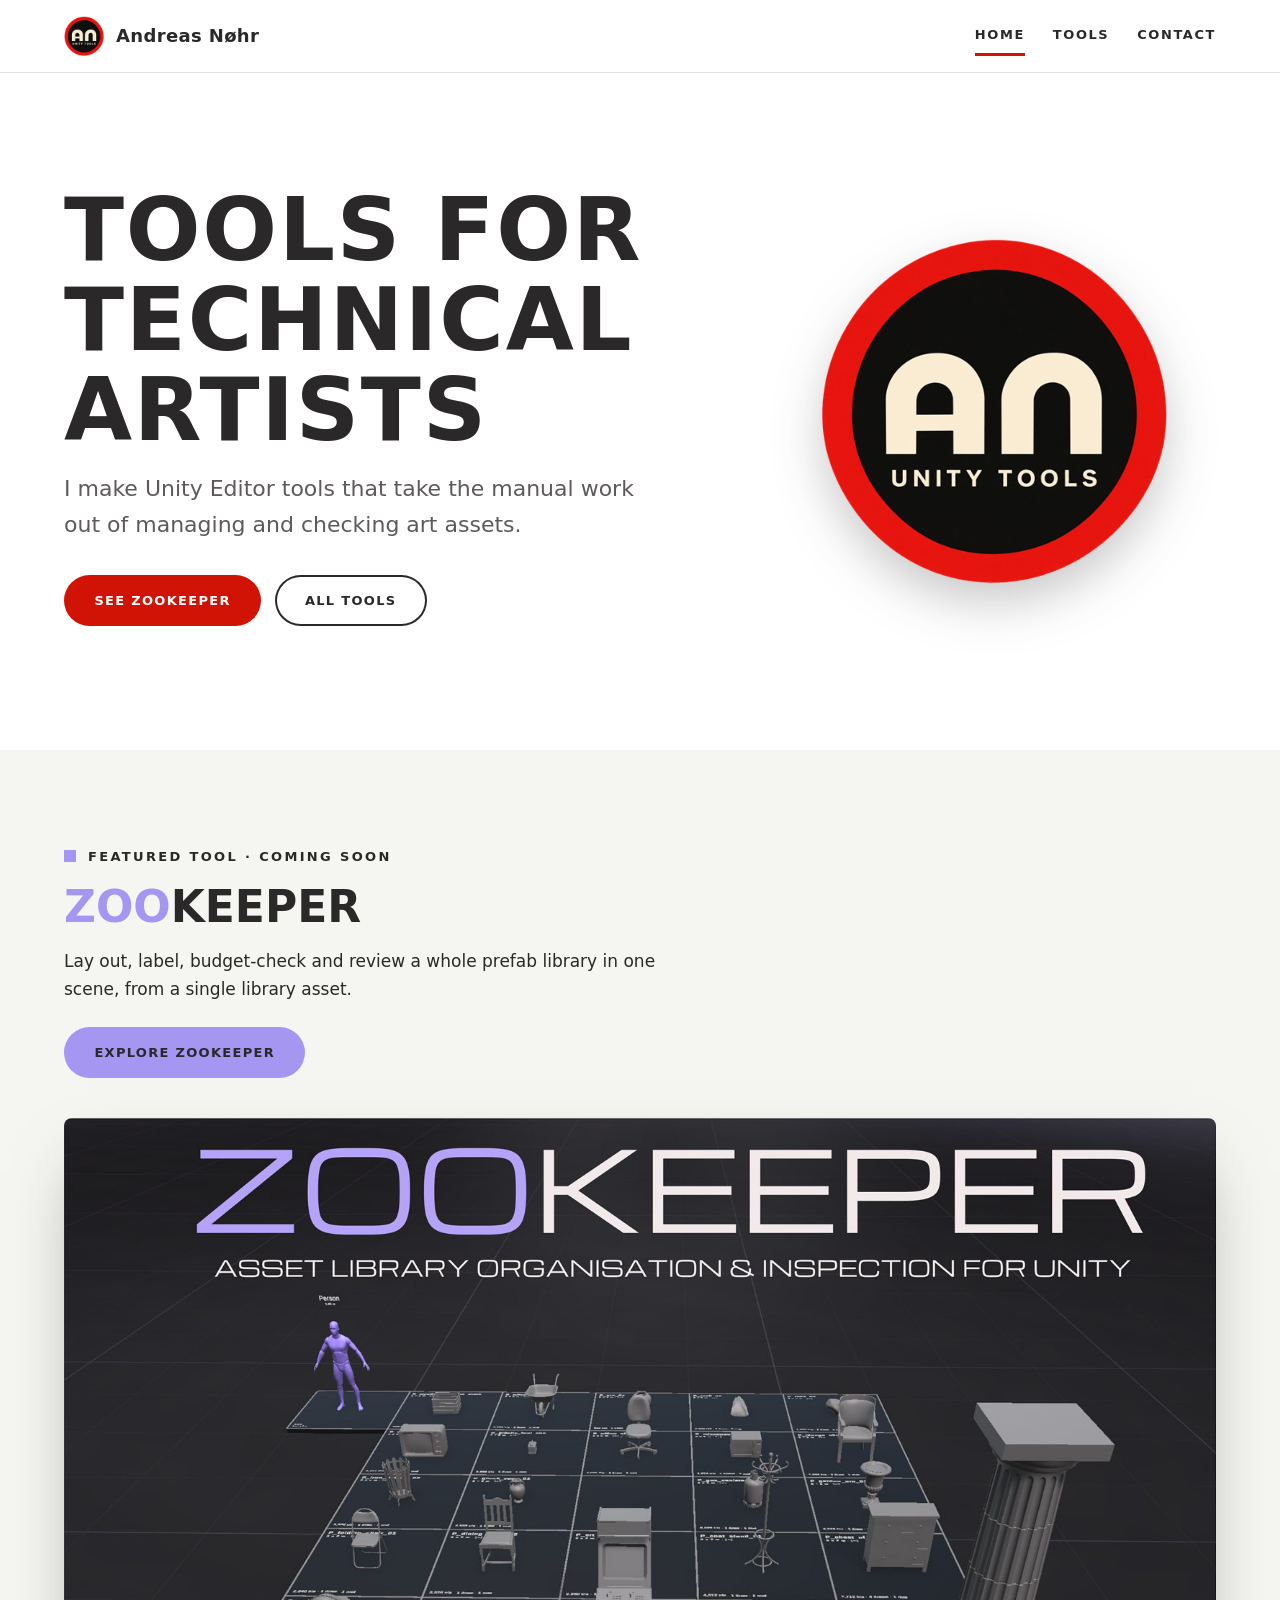
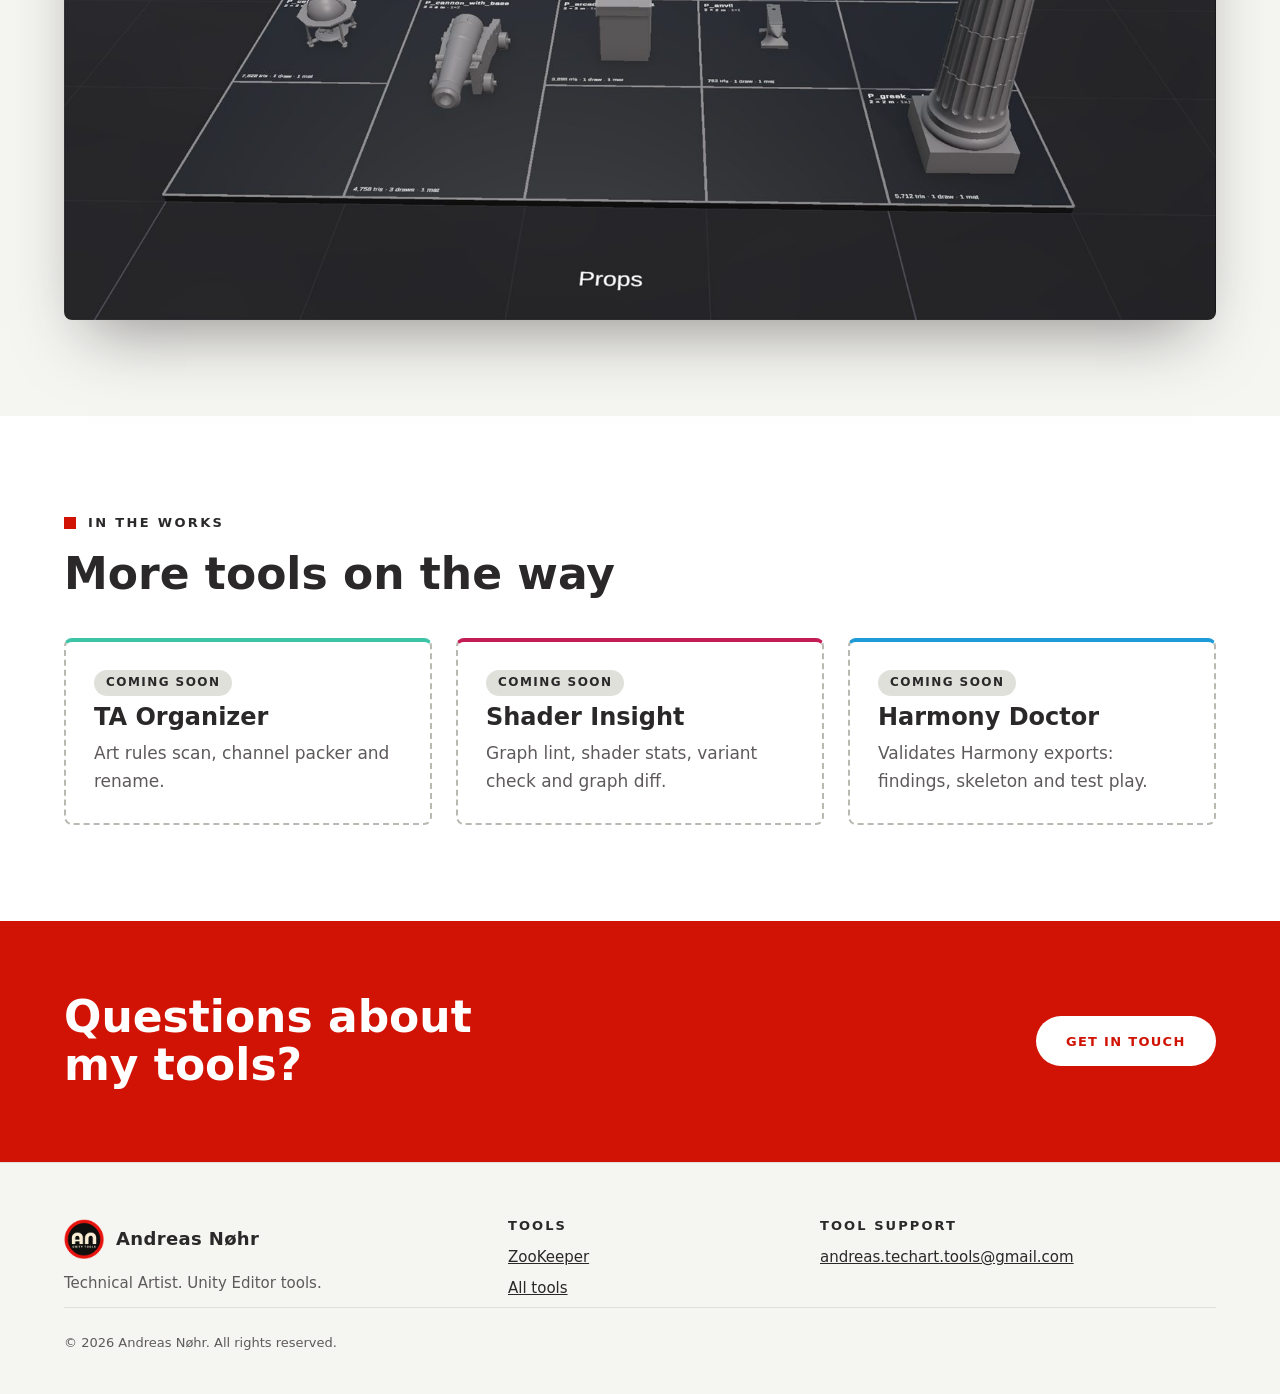
<file: index.html>
<!DOCTYPE html>
<html lang="en">
<head>
  <meta charset="utf-8">
  <meta name="viewport" content="width=device-width, initial-scale=1">
  <title>Andreas Nøhr – Technical Artist and Unity Tools</title>
  <meta name="description" content="Andreas Nøhr is a technical artist who makes Unity Editor tools. ZooKeeper is coming soon, with more tools on the way.">
  <meta property="og:title" content="Andreas Nøhr – Technical Artist and Unity Tools">
  <meta property="og:description" content="Unity Editor tools by technical artist Andreas Nøhr. ZooKeeper is coming soon.">
  <meta property="og:image" content="assets/img/zookeeper-3d-overview.jpg">
  <meta property="og:type" content="website">
  <link rel="icon" href="assets/img/favicon.png" type="image/png">
  <link rel="stylesheet" href="assets/css/style.css">
</head>
<body>
  <a class="skip-link" href="#main">Skip to content</a>
  <header class="site-header">
    <div class="wrap">
      <a class="site-name" href="index.html"><img src="assets/img/logo.png" width="40" height="40" alt="">Andreas Nøhr</a>
      <nav aria-label="Main">
        <ul>
          <li><a href="index.html" aria-current="page">Home</a></li>
          <li><a href="tools/index.html">Tools</a></li>
          <li><a href="contact.html">Contact</a></li>
        </ul>
      </nav>
    </div>
  </header>

  <main id="main">
    <section class="hero">
      <div class="wrap hero-grid">
        <div>
          <h1>Tools for technical artists</h1>
          <p class="lead">I make Unity Editor tools that take the manual work out of managing and checking art assets.</p>
          <a class="button" href="tools/zookeeper.html">See ZooKeeper</a>
          <a class="button secondary" href="tools/index.html">All tools</a>
        </div>
        <div class="hero-logo">
          <img src="assets/img/logo-large.png" width="440" height="440" alt="Andreas Nøhr Unity Tools logo: the letters AN in a red and black circle.">
        </div>
      </div>
    </section>

    <section class="section tint zookeeper">
      <div class="wrap">
        <div class="section-head stacked">
          <p class="eyebrow">Featured tool &middot; Coming soon</p>
          <h2><span class="zoo">ZOO</span>KEEPER</h2>
          <div>
            <p>Lay out, label, budget-check and review a whole prefab library in one scene, from a single library asset.</p>
            <a class="button" href="tools/zookeeper.html">Explore ZooKeeper</a>
          </div>
        </div>
        <a href="tools/zookeeper.html">
          <img class="showcase" src="assets/img/zookeeper-3d-overview.jpg" width="1600" height="1115"
               alt="ZooKeeper zoo scene: props arranged on a labelled grid platform next to a purple human scale reference.">
        </a>
      </div>
    </section>

    <section class="section">
      <div class="wrap">
        <div class="section-head">
          <p class="eyebrow">In the works</p>
          <h2>More tools on the way</h2>
        </div>
        <ul class="tool-list">
          <li class="tool-card soon ta-organizer"><span class="badge">Coming soon</span><h3>TA Organizer</h3><p>Art rules scan, channel packer and rename.</p></li>
          <li class="tool-card soon shader-insight"><span class="badge">Coming soon</span><h3>Shader Insight</h3><p>Graph lint, shader stats, variant check and graph diff.</p></li>
          <li class="tool-card soon harmony-doctor"><span class="badge">Coming soon</span><h3>Harmony Doctor</h3><p>Validates Harmony exports: findings, skeleton and test play.</p></li>
        </ul>
      </div>
    </section>

    <section class="cta">
      <div class="wrap">
        <h2>Questions about my tools?</h2>
        <a class="button" href="contact.html">Get in touch</a>
      </div>
    </section>
  </main>

  <footer class="site-footer">
    <div class="wrap footer-grid">
      <div>
        <a class="site-name" href="index.html"><img src="assets/img/logo.png" width="40" height="40" alt="">Andreas Nøhr</a>
        <p>Technical Artist. Unity Editor tools.</p>
      </div>
      <div>
        <h2 class="footer-title">Tools</h2>
        <ul>
          <li><a href="tools/zookeeper.html">ZooKeeper</a></li>
          <li><a href="tools/index.html">All tools</a></li>
        </ul>
      </div>
      <div>
        <h2 class="footer-title">Tool support</h2>
        <p><a href="mailto:andreas.techart.tools@gmail.com">andreas.techart.tools@gmail.com</a></p>
      </div>
    </div>
    <div class="wrap"><p class="copyright">&copy; 2026 Andreas Nøhr. All rights reserved.</p></div>
  </footer>
</body>
</html>
</file>
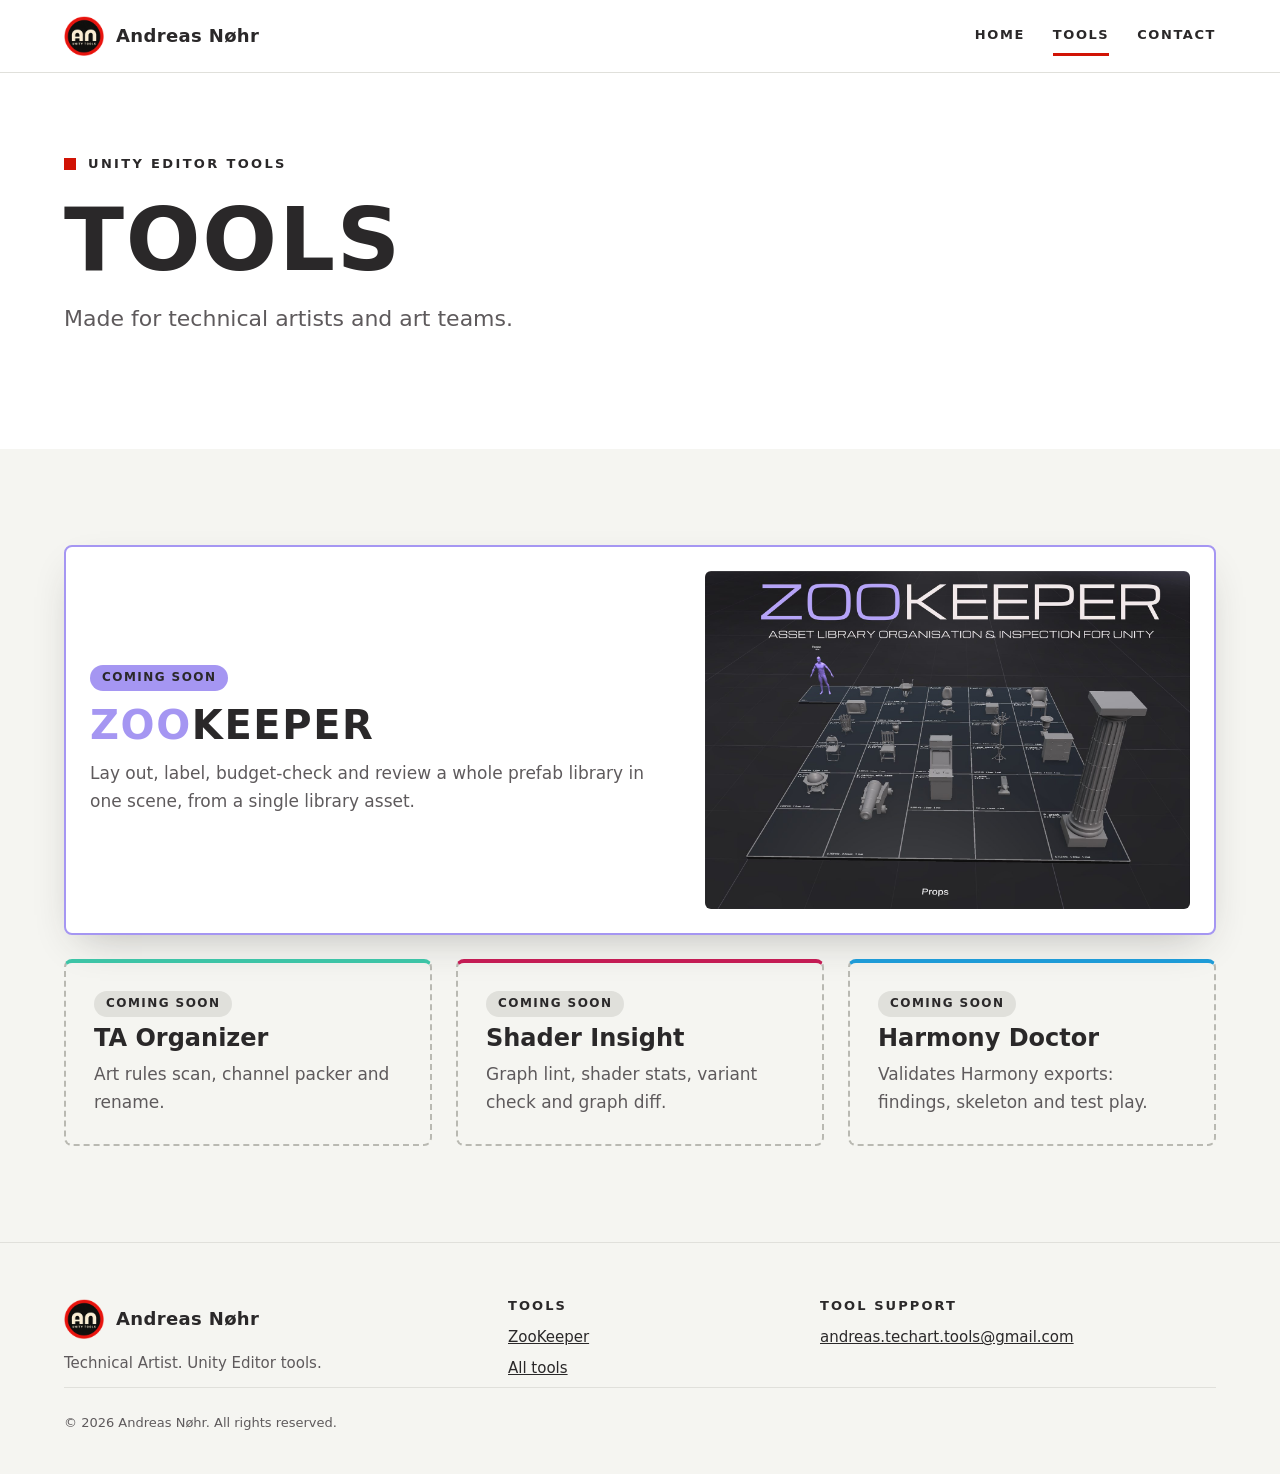
<file: tools/index.html>
<!DOCTYPE html>
<html lang="en">
<head>
  <meta charset="utf-8">
  <meta name="viewport" content="width=device-width, initial-scale=1">
  <title>Unity Tools – Andreas Nøhr</title>
  <meta name="description" content="Unity Editor tools by Andreas Nøhr: ZooKeeper is coming soon. TA Organizer, Shader Insight and Harmony Doctor are coming soon.">
  <meta property="og:title" content="Unity Tools – Andreas Nøhr">
  <meta property="og:description" content="Unity Editor tools for technical artists. ZooKeeper is coming soon.">
  <meta property="og:image" content="../assets/img/zookeeper-3d-overview.jpg">
  <meta property="og:type" content="website">
  <link rel="icon" href="../assets/img/favicon.png" type="image/png">
  <link rel="stylesheet" href="../assets/css/style.css">
</head>
<body>
  <a class="skip-link" href="#main">Skip to content</a>
  <header class="site-header">
    <div class="wrap">
      <a class="site-name" href="../index.html"><img src="../assets/img/logo.png" width="40" height="40" alt="">Andreas Nøhr</a>
      <nav aria-label="Main">
        <ul>
          <li><a href="../index.html">Home</a></li>
          <li><a href="index.html" aria-current="page">Tools</a></li>
          <li><a href="../contact.html">Contact</a></li>
        </ul>
      </nav>
    </div>
  </header>

  <main id="main">
    <section class="hero compact">
      <div class="wrap">
        <p class="eyebrow">Unity Editor tools</p>
        <h1>Tools</h1>
        <p class="lead">Made for technical artists and art teams.</p>
      </div>
    </section>

    <section class="section tint">
      <div class="wrap">
        <ul class="tool-list">
          <li class="tool-card live zookeeper">
            <div>
              <span class="badge">Coming soon</span>
              <h3><a href="zookeeper.html"><span class="zoo">ZOO</span>KEEPER</a></h3>
              <p>Lay out, label, budget-check and review a whole prefab library in one scene, from a single library asset.</p>
            </div>
            <img src="../assets/img/zookeeper-3d-overview.jpg" width="1600" height="1115" loading="lazy"
                 alt="ZooKeeper zoo scene: props arranged on a labelled grid platform next to a purple human scale reference.">
          </li>
          <li class="tool-card soon ta-organizer"><span class="badge">Coming soon</span><h3>TA Organizer</h3><p>Art rules scan, channel packer and rename.</p></li>
          <li class="tool-card soon shader-insight"><span class="badge">Coming soon</span><h3>Shader Insight</h3><p>Graph lint, shader stats, variant check and graph diff.</p></li>
          <li class="tool-card soon harmony-doctor"><span class="badge">Coming soon</span><h3>Harmony Doctor</h3><p>Validates Harmony exports: findings, skeleton and test play.</p></li>
        </ul>
      </div>
    </section>
  </main>

  <footer class="site-footer">
    <div class="wrap footer-grid">
      <div>
        <a class="site-name" href="../index.html"><img src="../assets/img/logo.png" width="40" height="40" alt="">Andreas Nøhr</a>
        <p>Technical Artist. Unity Editor tools.</p>
      </div>
      <div>
        <h2 class="footer-title">Tools</h2>
        <ul>
          <li><a href="zookeeper.html">ZooKeeper</a></li>
          <li><a href="index.html">All tools</a></li>
        </ul>
      </div>
      <div>
        <h2 class="footer-title">Tool support</h2>
        <p><a href="mailto:andreas.techart.tools@gmail.com">andreas.techart.tools@gmail.com</a></p>
      </div>
    </div>
    <div class="wrap"><p class="copyright">&copy; 2026 Andreas Nøhr. All rights reserved.</p></div>
  </footer>
</body>
</html>
</file>
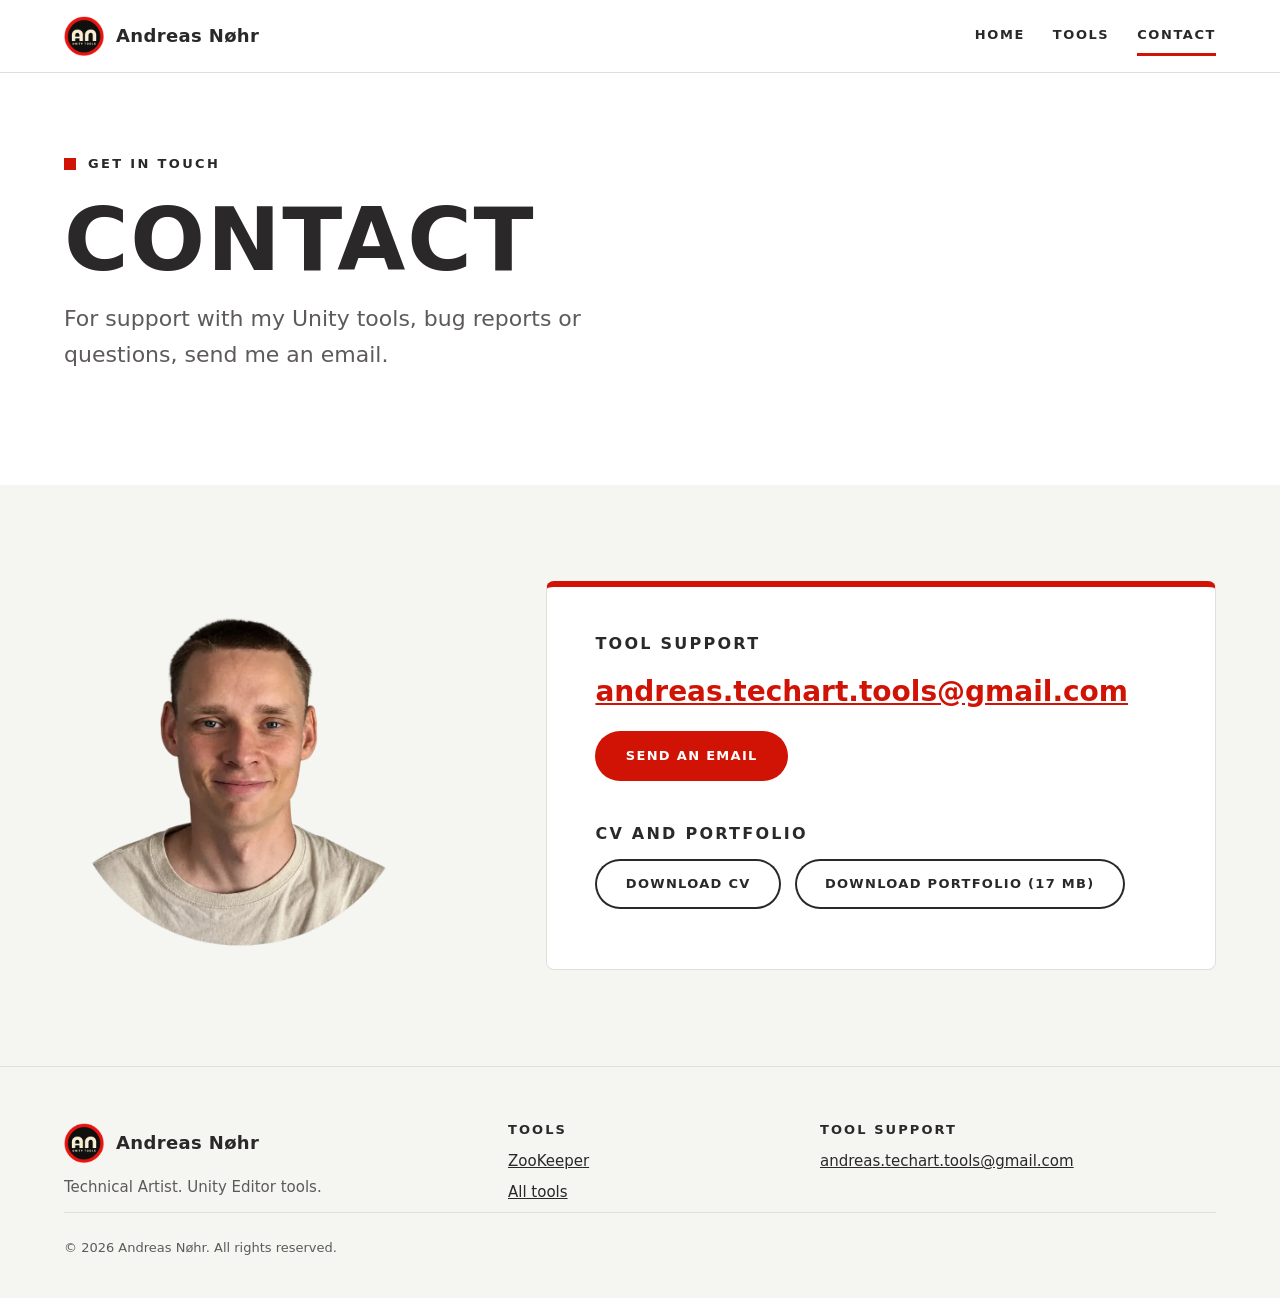
<file: contact.html>
<!DOCTYPE html>
<html lang="en">
<head>
  <meta charset="utf-8">
  <meta name="viewport" content="width=device-width, initial-scale=1">
  <title>Contact – Andreas Nøhr</title>
  <meta name="description" content="Contact Andreas Nøhr, technical artist and Unity tool developer, for tool support and questions.">
  <meta property="og:title" content="Contact – Andreas Nøhr">
  <meta property="og:description" content="Support and questions for Andreas Nøhr's Unity tools.">
  <meta property="og:image" content="assets/img/zookeeper-3d-overview.jpg">
  <meta property="og:type" content="website">
  <link rel="icon" href="assets/img/favicon.png" type="image/png">
  <link rel="stylesheet" href="assets/css/style.css">
</head>
<body>
  <a class="skip-link" href="#main">Skip to content</a>
  <header class="site-header">
    <div class="wrap">
      <a class="site-name" href="index.html"><img src="assets/img/logo.png" width="40" height="40" alt="">Andreas Nøhr</a>
      <nav aria-label="Main">
        <ul>
          <li><a href="index.html">Home</a></li>
          <li><a href="tools/index.html">Tools</a></li>
          <li><a href="contact.html" aria-current="page">Contact</a></li>
        </ul>
      </nav>
    </div>
  </header>

  <main id="main">
    <section class="hero compact">
      <div class="wrap">
        <p class="eyebrow">Get in touch</p>
        <h1>Contact</h1>
        <p class="lead">For support with my Unity tools, bug reports or questions, send me an email.</p>
      </div>
    </section>

    <section class="section tint">
      <div class="wrap">
        <div class="contact-grid">
          <img class="portrait" src="assets/img/andreas-nohr-portrait.webp" width="800" height="800" alt="Portrait of Andreas Nøhr.">
          <div class="contact-card">
            <h2>Tool support</h2>
            <a class="big-link" href="mailto:andreas.techart.tools@gmail.com">andreas.techart.tools<wbr>@gmail.com</a>
            <a class="button" href="mailto:andreas.techart.tools@gmail.com">Send an email</a>
            <h2>CV and portfolio</h2>
            <a class="button secondary" href="assets/docs/Andreas-Nohr-CV.pdf" download>Download CV</a>
            <a class="button secondary" href="assets/docs/Andreas-Nohr-Portfolio-2026.pdf" download>Download portfolio (17 MB)</a>
          </div>
        </div>
      </div>
    </section>
  </main>

  <footer class="site-footer">
    <div class="wrap footer-grid">
      <div>
        <a class="site-name" href="index.html"><img src="assets/img/logo.png" width="40" height="40" alt="">Andreas Nøhr</a>
        <p>Technical Artist. Unity Editor tools.</p>
      </div>
      <div>
        <h2 class="footer-title">Tools</h2>
        <ul>
          <li><a href="tools/zookeeper.html">ZooKeeper</a></li>
          <li><a href="tools/index.html">All tools</a></li>
        </ul>
      </div>
      <div>
        <h2 class="footer-title">Tool support</h2>
        <p><a href="mailto:andreas.techart.tools@gmail.com">andreas.techart.tools@gmail.com</a></p>
      </div>
    </div>
    <div class="wrap"><p class="copyright">&copy; 2026 Andreas Nøhr. All rights reserved.</p></div>
  </footer>
</body>
</html>
</file>
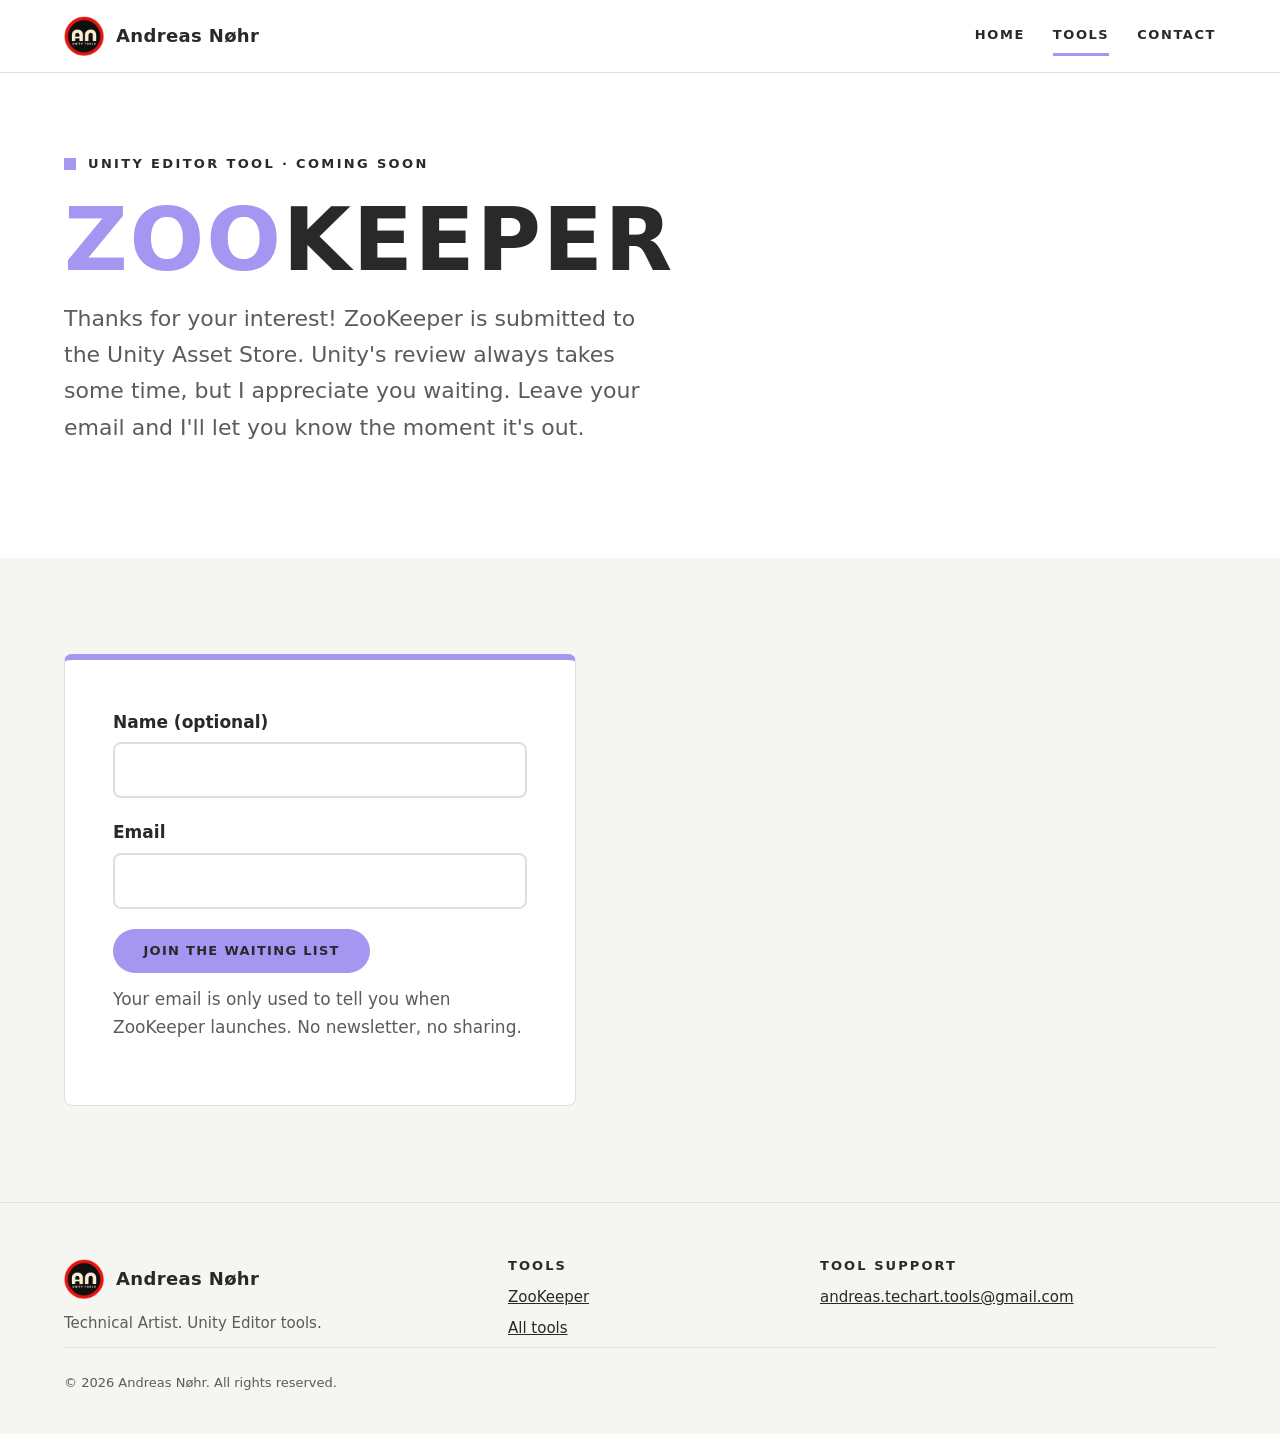
<file: tools/waitlist.html>
<!DOCTYPE html>
<html lang="en">
<head>
  <meta charset="utf-8">
  <meta name="viewport" content="width=device-width, initial-scale=1">
  <title>ZooKeeper waiting list – Andreas Nøhr</title>
  <meta name="description" content="Join the waiting list for ZooKeeper, a Unity Editor tool for laying out and reviewing prefab libraries. Get an email when it launches on the Asset Store.">
  <meta property="og:title" content="ZooKeeper waiting list">
  <meta property="og:description" content="Get an email when ZooKeeper launches on the Unity Asset Store.">
  <meta property="og:image" content="../assets/img/zookeeper-3d-overview.jpg">
  <meta property="og:type" content="website">
  <link rel="icon" href="../assets/img/favicon.png" type="image/png">
  <link rel="stylesheet" href="../assets/css/style.css">
</head>
<body class="zookeeper">
  <a class="skip-link" href="#main">Skip to content</a>
  <header class="site-header">
    <div class="wrap">
      <a class="site-name" href="../index.html"><img src="../assets/img/logo.png" width="40" height="40" alt="">Andreas Nøhr</a>
      <nav aria-label="Main">
        <ul>
          <li><a href="../index.html">Home</a></li>
          <li><a href="index.html" aria-current="page">Tools</a></li>
          <li><a href="../contact.html">Contact</a></li>
        </ul>
      </nav>
    </div>
  </header>

  <main id="main">
    <section class="hero compact">
      <div class="wrap">
        <p class="eyebrow">Unity Editor tool &middot; Coming soon</p>
        <h1><span class="zoo">ZOO</span>KEEPER</h1>
        <p class="lead">Thanks for your interest! ZooKeeper is submitted to the Unity Asset Store. Unity's review always takes some time, but I appreciate you waiting. Leave your email and I'll let you know the moment it's out.</p>
      </div>
    </section>

    <section class="section tint">
      <div class="wrap">
        <form class="waitlist" action="https://api.web3forms.com/submit" method="post">
          <label for="name">Name (optional)</label>
          <input id="name" name="name" type="text" autocomplete="name">
          <label for="email">Email</label>
          <input id="email" name="email" type="email" autocomplete="email" required>
          <input type="hidden" name="access_key" value="d87cd891-0dbb-4793-b2ac-7b9d72bc8161">
          <input type="hidden" name="subject" value="ZooKeeper waiting list signup">
          <input type="checkbox" name="botcheck" hidden>
          <button class="button" type="submit">Join the waiting list</button>
          <p class="muted">Your email is only used to tell you when ZooKeeper launches. No newsletter, no sharing.</p>
        </form>
      </div>
    </section>
  </main>

  <footer class="site-footer">
    <div class="wrap footer-grid">
      <div>
        <a class="site-name" href="../index.html"><img src="../assets/img/logo.png" width="40" height="40" alt="">Andreas Nøhr</a>
        <p>Technical Artist. Unity Editor tools.</p>
      </div>
      <div>
        <h2 class="footer-title">Tools</h2>
        <ul>
          <li><a href="zookeeper.html">ZooKeeper</a></li>
          <li><a href="index.html">All tools</a></li>
        </ul>
      </div>
      <div>
        <h2 class="footer-title">Tool support</h2>
        <p><a href="mailto:andreas.techart.tools@gmail.com">andreas.techart.tools@gmail.com</a></p>
      </div>
    </div>
    <div class="wrap"><p class="copyright">&copy; 2026 Andreas Nøhr. All rights reserved.</p></div>
  </footer>
</body>
</html>
</file>
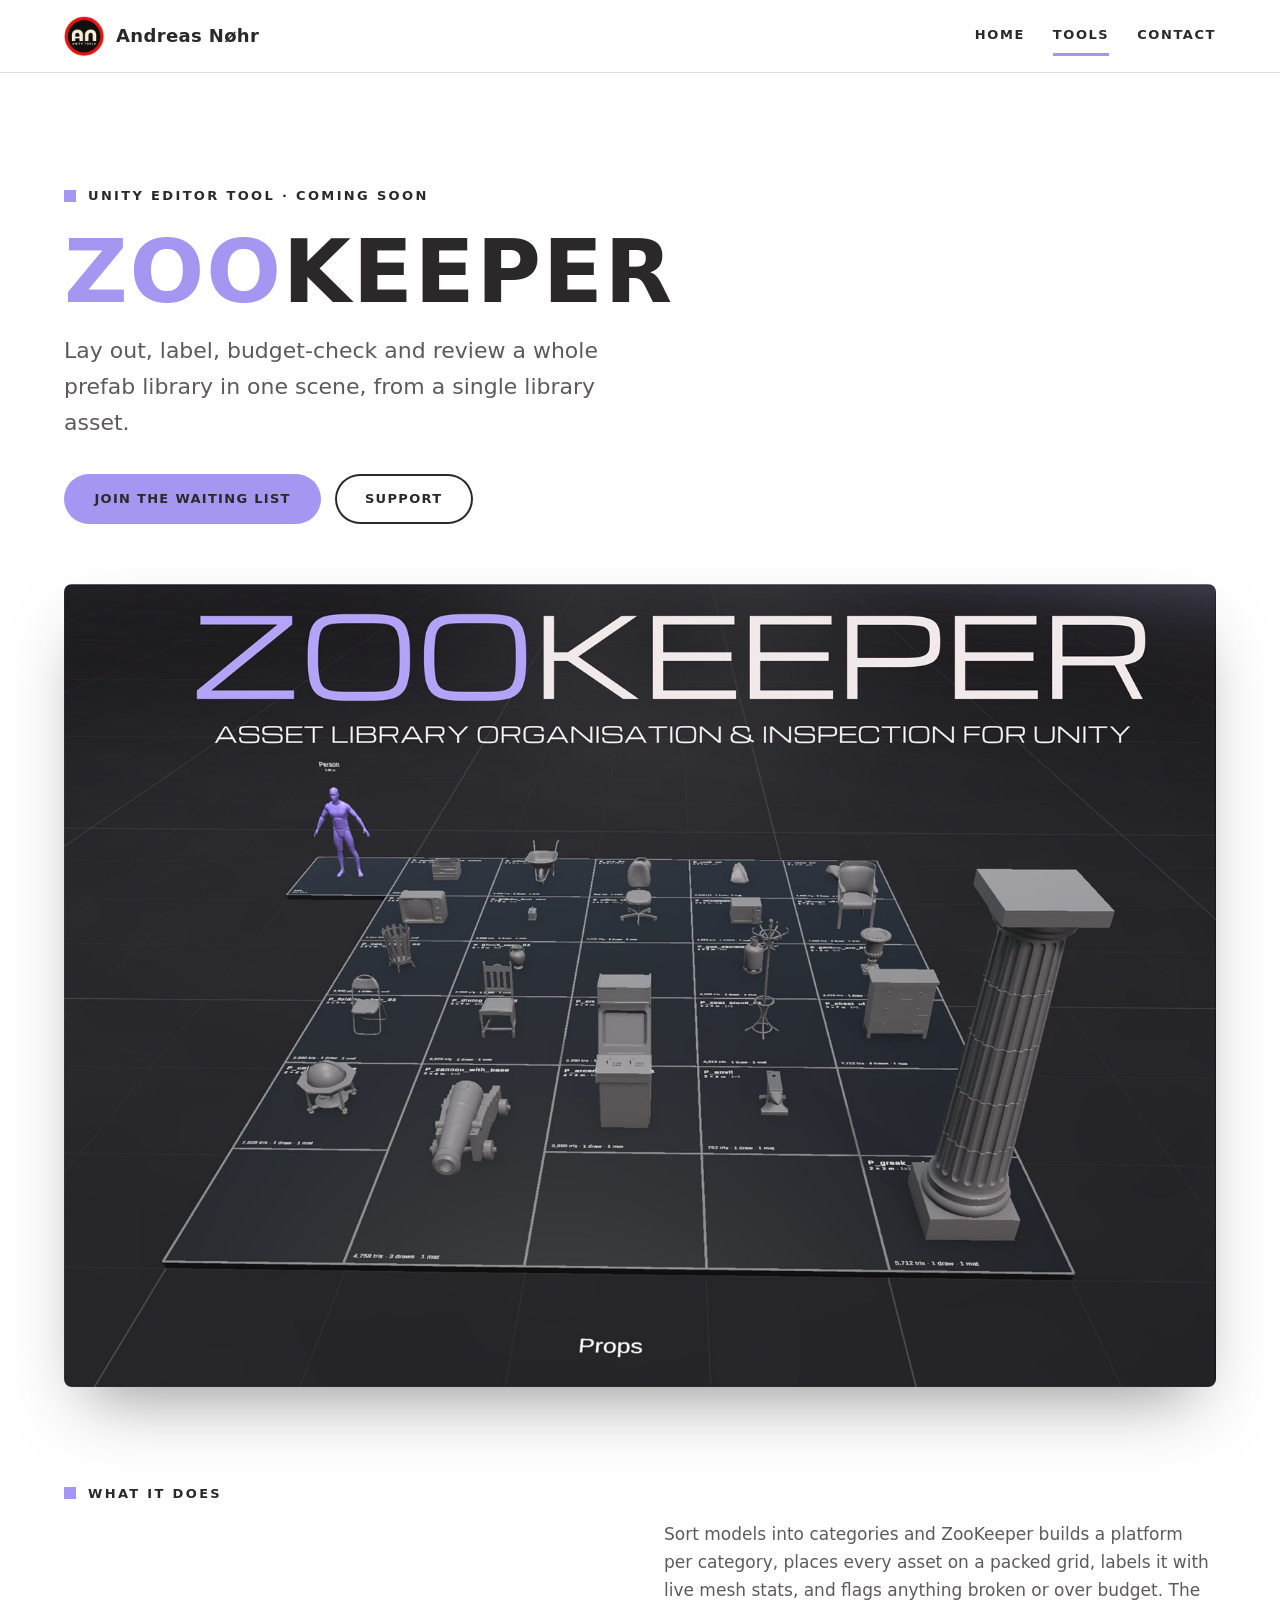
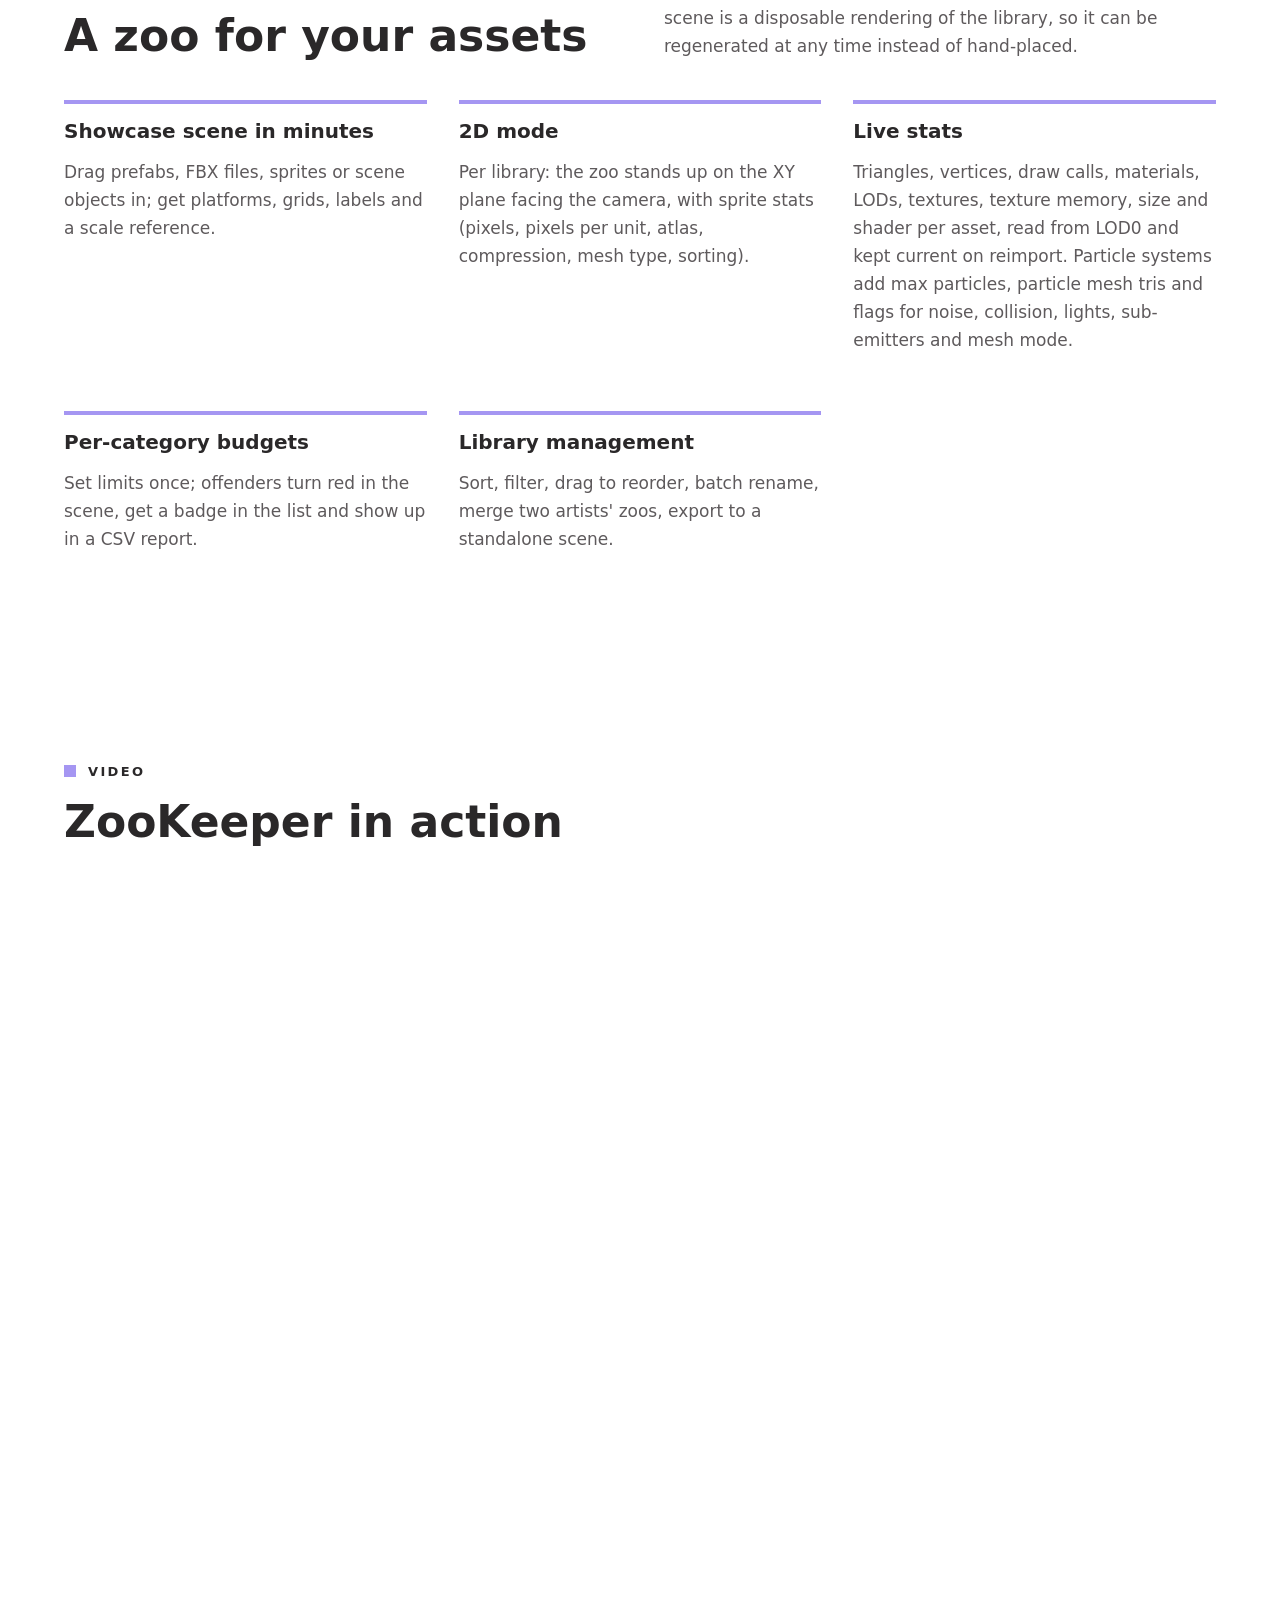
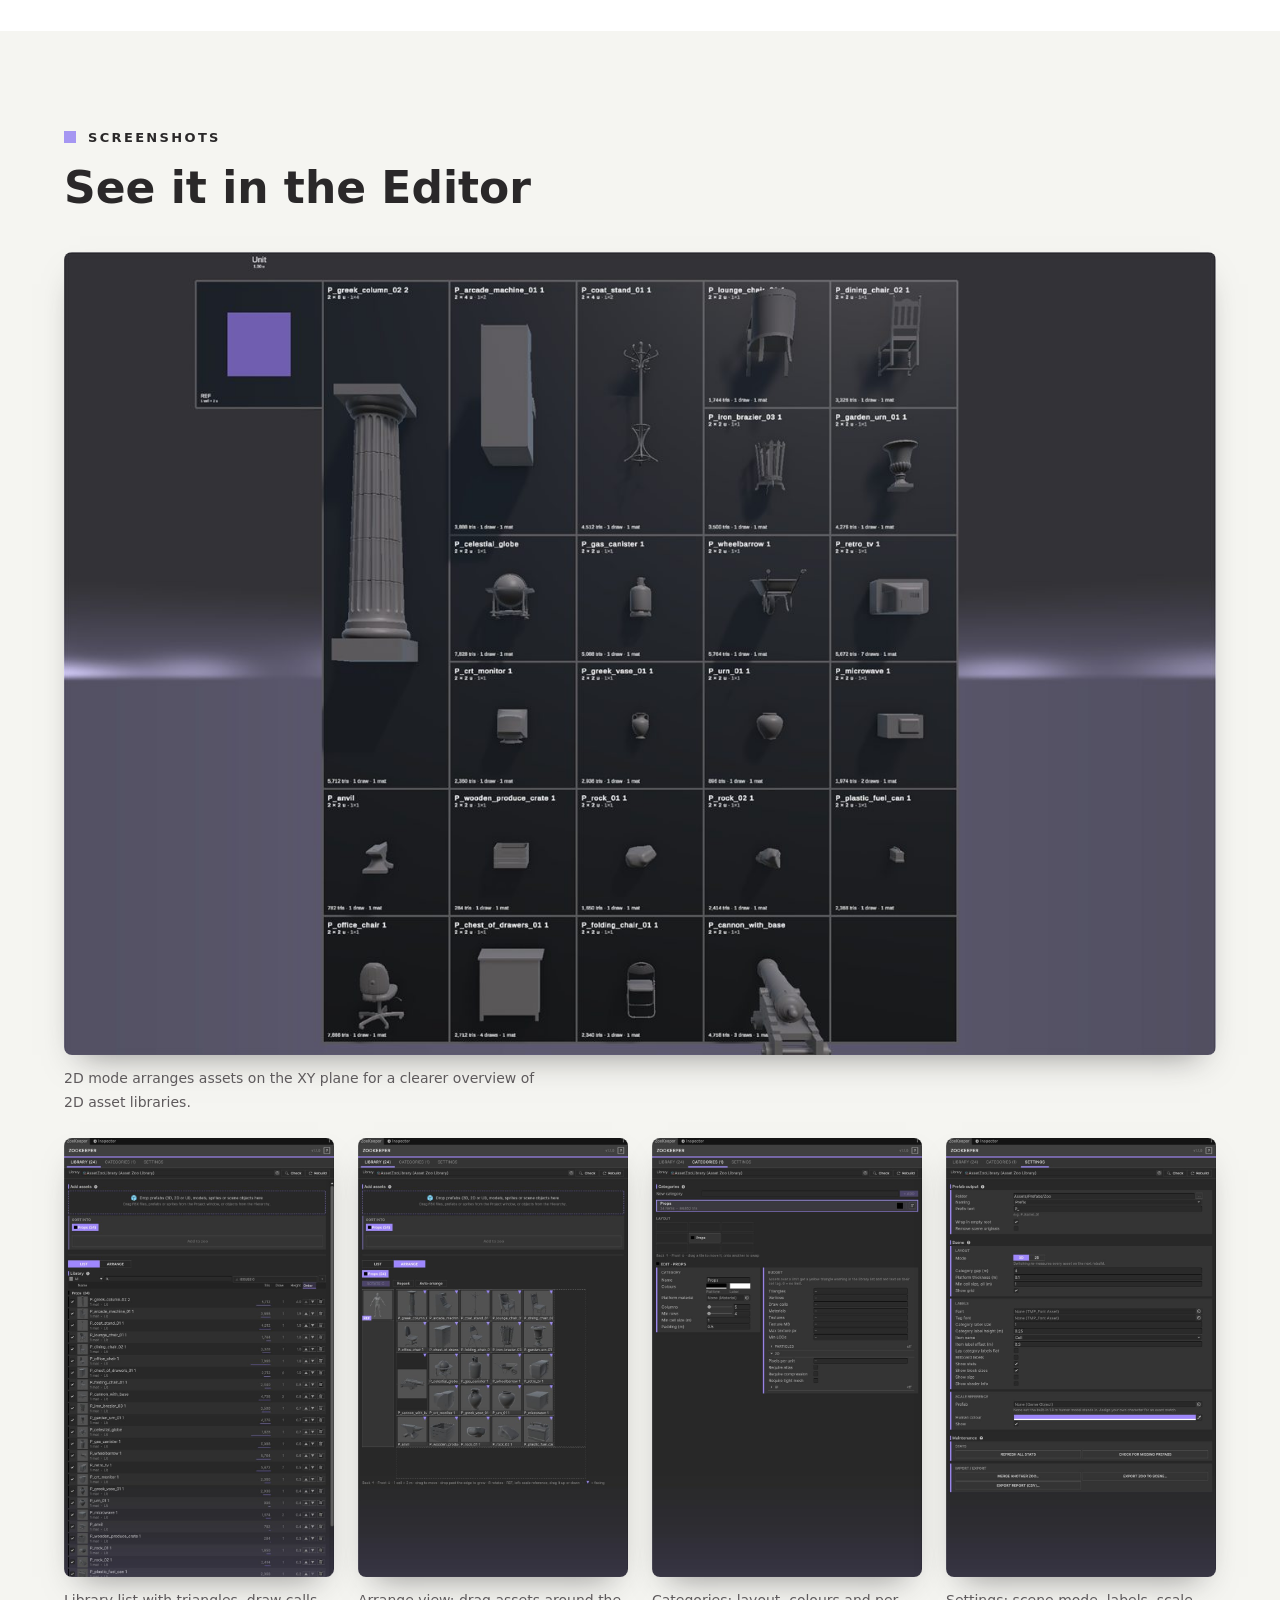
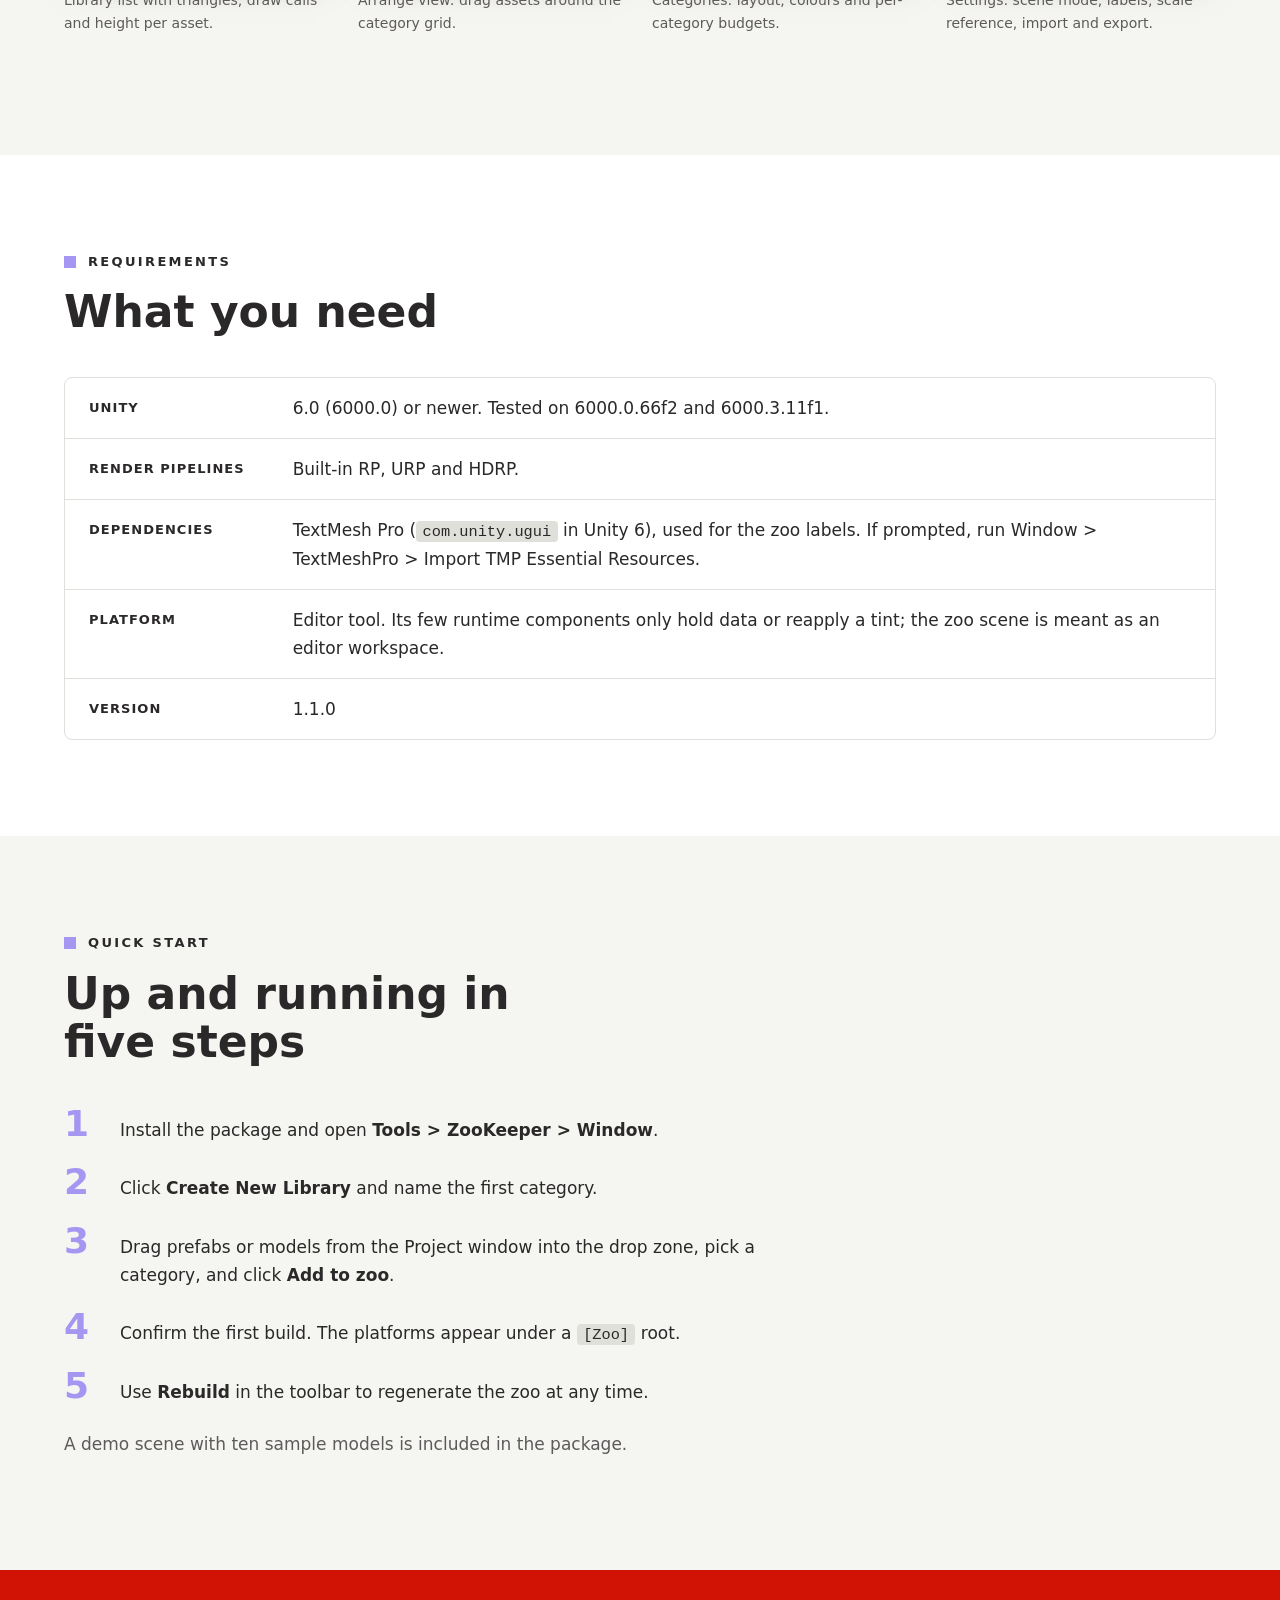
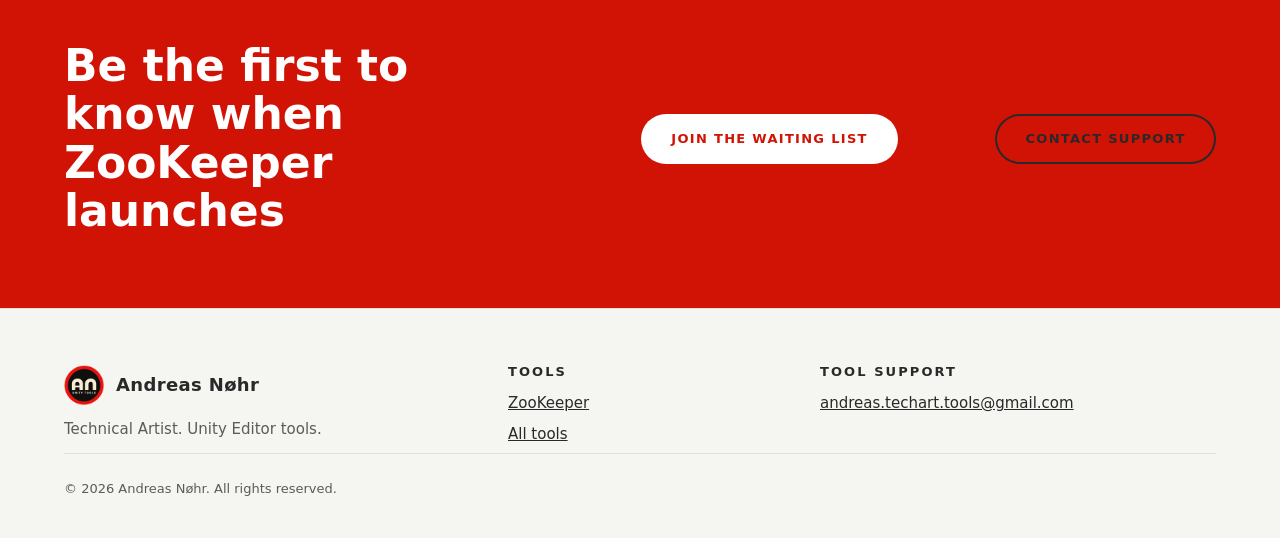
<file: tools/zookeeper.html>
<!DOCTYPE html>
<html lang="en">
<head>
  <meta charset="utf-8">
  <meta name="viewport" content="width=device-width, initial-scale=1">
  <title>ZooKeeper – Unity asset library tool – Andreas Nøhr</title>
  <meta name="description" content="ZooKeeper is a Unity Editor tool that lays out, labels, budget-checks and reviews a whole prefab library in one scene, with live mesh stats.">
  <meta property="og:title" content="ZooKeeper – Unity asset library tool">
  <meta property="og:description" content="Lay out, label, budget-check and review a whole prefab library in one scene, from a single library asset.">
  <meta property="og:image" content="../assets/img/zookeeper-3d-overview.jpg">
  <meta property="og:type" content="website">
  <link rel="icon" href="../assets/img/favicon.png" type="image/png">
  <link rel="stylesheet" href="../assets/css/style.css">
</head>
<body class="zookeeper">
  <a class="skip-link" href="#main">Skip to content</a>
  <header class="site-header">
    <div class="wrap">
      <a class="site-name" href="../index.html"><img src="../assets/img/logo.png" width="40" height="40" alt="">Andreas Nøhr</a>
      <nav aria-label="Main">
        <ul>
          <li><a href="../index.html">Home</a></li>
          <li><a href="index.html" aria-current="page">Tools</a></li>
          <li><a href="../contact.html">Contact</a></li>
        </ul>
      </nav>
    </div>
  </header>

  <main id="main">
    <section class="hero has-shot">
      <div class="wrap">
        <p class="eyebrow">Unity Editor tool &middot; Coming soon</p>
        <h1><span class="zoo">ZOO</span>KEEPER</h1>
        <p class="lead">Lay out, label, budget-check and review a whole prefab library in one scene, from a single library asset.</p>
        <!-- TODO when the Asset Store listing is live: swap the waitlist button for a link to it -->
        <a class="button" href="waitlist.html">Join the waiting list</a>
        <a class="button secondary" href="mailto:andreas.techart.tools@gmail.com">Support</a>
        <img class="showcase hero-shot" src="../assets/img/zookeeper-3d-overview.jpg" width="1600" height="1115"
             alt="ZooKeeper zoo scene: props arranged on a labelled grid platform next to a purple human scale reference.">
      </div>
    </section>

    <section class="section after-shot">
      <div class="wrap">
        <div class="section-head">
          <p class="eyebrow">What it does</p>
          <h2>A zoo for your assets</h2>
          <p class="muted">Sort models into categories and ZooKeeper builds a platform per category, places every asset on a packed grid, labels it with live mesh stats, and flags anything broken or over budget. The scene is a disposable rendering of the library, so it can be regenerated at any time instead of hand-placed.</p>
        </div>
        <div class="feature-grid">
          <article>
            <h3>Showcase scene in minutes</h3>
            <p>Drag prefabs, FBX files, sprites or scene objects in; get platforms, grids, labels and a scale reference.</p>
          </article>
          <article>
            <h3>2D mode</h3>
            <p>Per library: the zoo stands up on the XY plane facing the camera, with sprite stats (pixels, pixels per unit, atlas, compression, mesh type, sorting).</p>
          </article>
          <article>
            <h3>Live stats</h3>
            <p>Triangles, vertices, draw calls, materials, LODs, textures, texture memory, size and shader per asset, read from LOD0 and kept current on reimport. Particle systems add max particles, particle mesh tris and flags for noise, collision, lights, sub-emitters and mesh mode.</p>
          </article>
          <article>
            <h3>Per-category budgets</h3>
            <p>Set limits once; offenders turn red in the scene, get a badge in the list and show up in a CSV report.</p>
          </article>
          <article>
            <h3>Library management</h3>
            <p>Sort, filter, drag to reorder, batch rename, merge two artists' zoos, export to a standalone scene.</p>
          </article>
        </div>
      </div>
    </section>

    <!-- Video -->
    <section class="section">
      <div class="wrap">
        <div class="section-head">
          <p class="eyebrow">Video</p>
          <h2>ZooKeeper in action</h2>
        </div>
        <div class="video">
          <iframe src="https://www.youtube-nocookie.com/embed/DwoNblzGkBI" title="ZooKeeper showcase video" loading="lazy" allowfullscreen></iframe>
        </div>
      </div>
    </section>

    <section class="section tint">
      <div class="wrap">
        <div class="section-head">
          <p class="eyebrow">Screenshots</p>
          <h2>See it in the Editor</h2>
        </div>
        <ul class="shots wide">
          <li>
            <figure>
              <img src="../assets/img/zookeeper-2d-mode.jpg" width="1400" height="976" loading="lazy"
                   alt="ZooKeeper in 2D mode: assets arranged on a flat grid on the XY plane, each cell labelled with its name and stats.">
              <figcaption>2D mode arranges assets on the XY plane for a clearer overview of 2D asset libraries.</figcaption>
            </figure>
          </li>
        </ul>
        <ul class="shots">
          <li>
            <figure>
              <img src="../assets/img/zookeeper-library-list.jpg" width="800" height="1301" loading="lazy"
                   alt="ZooKeeper window, Library tab, list view: every asset with triangle count, draw calls and height.">
              <figcaption>Library list with triangles, draw calls and height per asset.</figcaption>
            </figure>
          </li>
          <li>
            <figure>
              <img src="../assets/img/zookeeper-arrange-grid.jpg" width="800" height="1301" loading="lazy"
                   alt="ZooKeeper window, Library tab, arrange view: asset thumbnails on a draggable grid next to the scale reference.">
              <figcaption>Arrange view: drag assets around the category grid.</figcaption>
            </figure>
          </li>
          <li>
            <figure>
              <img src="../assets/img/zookeeper-categories-budgets.jpg" width="800" height="1301" loading="lazy"
                   alt="ZooKeeper window, Categories tab: category layout, colours and budget limits for triangles, draw calls and textures.">
              <figcaption>Categories: layout, colours and per-category budgets.</figcaption>
            </figure>
          </li>
          <li>
            <figure>
              <img src="../assets/img/zookeeper-settings.jpg" width="800" height="1301" loading="lazy"
                   alt="ZooKeeper window, Settings tab: prefab output, 3D and 2D scene mode, label options and import and export buttons.">
              <figcaption>Settings: scene mode, labels, scale reference, import and export.</figcaption>
            </figure>
          </li>
        </ul>
      </div>
    </section>

    <section class="section">
      <div class="wrap">
        <div class="section-head">
          <p class="eyebrow">Requirements</p>
          <h2>What you need</h2>
        </div>
        <dl class="specs">
          <dt>Unity</dt>
          <dd>6.0 (6000.0) or newer. Tested on 6000.0.66f2 and 6000.3.11f1.</dd>
          <dt>Render pipelines</dt>
          <dd>Built-in RP, URP and HDRP.</dd>
          <dt>Dependencies</dt>
          <dd>TextMesh Pro (<code>com.unity.ugui</code> in Unity 6), used for the zoo labels. If prompted, run Window &gt; TextMeshPro &gt; Import TMP Essential Resources.</dd>
          <dt>Platform</dt>
          <dd>Editor tool. Its few runtime components only hold data or reapply a tint; the zoo scene is meant as an editor workspace.</dd>
          <dt>Version</dt>
          <dd>1.1.0</dd>
        </dl>
      </div>
    </section>

    <section class="section tint">
      <div class="wrap">
        <div class="section-head">
          <p class="eyebrow">Quick start</p>
          <h2>Up and running in five steps</h2>
        </div>
        <ol class="steps">
          <li><span>Install the package and open <strong>Tools &gt; ZooKeeper &gt; Window</strong>.</span></li>
          <li><span>Click <strong>Create New Library</strong> and name the first category.</span></li>
          <li><span>Drag prefabs or models from the Project window into the drop zone, pick a category, and click <strong>Add to zoo</strong>.</span></li>
          <li><span>Confirm the first build. The platforms appear under a <code>[Zoo]</code> root.</span></li>
          <li><span>Use <strong>Rebuild</strong> in the toolbar to regenerate the zoo at any time.</span></li>
        </ol>
        <p class="muted">A demo scene with ten sample models is included in the package.</p>
      </div>
    </section>

    <section class="cta">
      <div class="wrap">
        <h2>Be the first to know when ZooKeeper launches</h2>
        <a class="button" href="waitlist.html">Join the waiting list</a>
        <a class="button secondary" href="mailto:andreas.techart.tools@gmail.com">Contact support</a>
      </div>
    </section>
  </main>

  <footer class="site-footer">
    <div class="wrap footer-grid">
      <div>
        <a class="site-name" href="../index.html"><img src="../assets/img/logo.png" width="40" height="40" alt="">Andreas Nøhr</a>
        <p>Technical Artist. Unity Editor tools.</p>
      </div>
      <div>
        <h2 class="footer-title">Tools</h2>
        <ul>
          <li><a href="zookeeper.html">ZooKeeper</a></li>
          <li><a href="index.html">All tools</a></li>
        </ul>
      </div>
      <div>
        <h2 class="footer-title">Tool support</h2>
        <p><a href="mailto:andreas.techart.tools@gmail.com">andreas.techart.tools@gmail.com</a></p>
      </div>
    </div>
    <div class="wrap"><p class="copyright">&copy; 2026 Andreas Nøhr. All rights reserved.</p></div>
  </footer>
</body>
</html>
</file>
<file: assets/css/style.css>
/* Design tokens: change the look of the whole site here */
:root {
  --ink: #2A2829;          /* offset black: text */
  --ink-soft: #5E5A5C;     /* secondary text */
  --white: #FFFFFF;        /* page background */
  --tint: #F5F5F1;         /* alternate sections, footer */
  --panel: #E0E0DB;        /* borders */
  --red: #D11305;          /* site accent, from the logo */
  --accent: var(--red);    /* decoration: bars, underlines, markers */
  --link: var(--red);      /* text links (5:1 on white) */
  --btn: var(--red);       /* primary button */
  --btn-text: #fff;
  --zoo: #A596F2;          /* ZooKeeper lavender */
  --zoo-link: #5B3FC4;     /* darker lavender for ZooKeeper text links */
  --focus: var(--ink);
  --font: Futura, "Futura PT", "Century Gothic", "Avenir Next", Avenir, "Trebuchet MS", system-ui, sans-serif;
  --width: 72rem;
  --radius: 0.5rem;
  --gap: clamp(3rem, 8vw, 6rem);
}

/* Each tool has its own colour: put its class (zookeeper, ta-organizer, ...) on its page, section or card */
.zookeeper { --accent: var(--zoo); --link: var(--zoo-link); --btn: var(--zoo); --btn-text: var(--ink); }
.ta-organizer { --accent: #3DC4A6; --link: #1A7A66; --btn: #3DC4A6; --btn-text: var(--ink); }
.shader-insight { --accent: #C41C54; --link: #C41C54; --btn: #C41C54; --btn-text: #fff; }
.harmony-doctor { --accent: #1E9BD7; --link: #0B6A98; --btn: #1E9BD7; --btn-text: var(--ink); }

* { box-sizing: border-box; }

body {
  margin: 0;
  min-height: 100vh;
  display: flex;
  flex-direction: column;
  background: var(--white);
  color: var(--ink);
  font: 1.0625rem / 1.65 var(--font);
}
main { flex: 1; display: flex; flex-direction: column; }
main > :last-child { flex: 1; }

img { display: block; max-width: 100%; height: auto; }
a { color: var(--link); }
a:focus-visible { outline: 3px solid var(--focus); outline-offset: 3px; }

.wrap { width: min(100% - 2.5rem, var(--width)); margin-inline: auto; }

.skip-link { position: absolute; left: -999px; }
.skip-link:focus { left: 1rem; top: 1rem; background: var(--white); color: var(--ink); padding: 0.5rem 1rem; z-index: 10; }

/* Header */
.site-header { border-bottom: 1px solid var(--panel); }
.site-header .wrap { display: flex; flex-wrap: wrap; justify-content: space-between; align-items: center; gap: 0.5rem 2rem; padding-block: 1rem; }
.site-name { display: flex; align-items: center; gap: 0.75rem; font-weight: 700; font-size: 1.125rem; text-decoration: none; letter-spacing: 0.02em; color: var(--ink); }
nav ul { display: flex; gap: 1.75rem; list-style: none; margin: 0; padding: 0; }
nav a { color: var(--ink); text-decoration: none; text-transform: uppercase; letter-spacing: 0.12em; font-size: 0.8125rem; font-weight: 700; padding-block: 0.5rem; display: inline-block; border-bottom: 3px solid transparent; }
nav a:hover, nav a[aria-current="page"] { border-bottom-color: var(--accent); }

/* Hero */
.hero { padding-block: clamp(3rem, 9vw, 7rem); }
.hero.compact { padding-block: clamp(2.5rem, 7vw, 5rem); }
.hero-grid { display: grid; grid-template-columns: 1.5fr 1fr; align-items: center; gap: 3rem; }
.eyebrow { display: flex; align-items: center; gap: 0.75rem; margin: 0 0 1.25rem; font-size: 0.8125rem; font-weight: 700; text-transform: uppercase; letter-spacing: 0.18em; }
.eyebrow::before { content: ""; width: 0.75rem; height: 0.75rem; background: var(--accent); flex: none; }
h1, h2, h3 { line-height: 1.1; margin: 0 0 1rem; font-weight: 700; }
h1 { font-size: clamp(2.5rem, 8vw, 5.5rem); line-height: 1.02; letter-spacing: 0.02em; text-transform: uppercase; overflow-wrap: anywhere; }
h2 { font-size: clamp(1.75rem, 4.5vw, 2.75rem); }
h3 { font-size: 1.25rem; }
p { margin: 0 0 1rem; max-width: 40rem; }
.lead { font-size: clamp(1.125rem, 2.4vw, 1.375rem); color: var(--ink-soft); max-width: 36rem; margin-bottom: 2rem; }
.muted { color: var(--ink-soft); }
.zoo { color: var(--zoo); }

.hero-logo { justify-self: center; width: min(100%, 22rem); }
.hero-logo img { filter: drop-shadow(0 1.25rem 1.5rem rgba(42, 40, 41, 0.25)); }

/* Buttons */
.button { display: inline-block; background: var(--btn); color: var(--btn-text); padding: 0.9rem 1.9rem; border-radius: 999px; text-decoration: none; text-transform: uppercase; letter-spacing: 0.1em; font-size: 0.8125rem; font-weight: 700; margin: 0 0.5rem 0.75rem 0; transition: transform 0.15s, filter 0.15s; }
.button:hover { transform: translateY(-2px); filter: brightness(1.12); }
.button.secondary { background: transparent; color: var(--ink); box-shadow: inset 0 0 0 2px currentColor; }
.button.secondary:hover { color: var(--accent); background: color-mix(in srgb, var(--accent) 8%, transparent); filter: none; }

/* Sections */
.section { padding-block: var(--gap); }
.tint { background: var(--tint); }
.section-head { display: grid; grid-template-columns: 1fr 1fr; gap: 1rem 3rem; align-items: end; margin-bottom: 2.5rem; }
.section-head h2, .section-head p { margin: 0; }
.section-head .eyebrow { grid-column: 1 / -1; margin: 0; }
.section-head.stacked { grid-template-columns: 1fr; align-items: start; }
.section-head.stacked div p { margin-bottom: 1.5rem; }
.section-head.stacked .button { margin: 0; }

.showcase { border-radius: var(--radius); box-shadow: 0 2rem 4rem -1.5rem rgba(42, 40, 41, 0.5); width: 100%; }

/* Tool cards */
.tool-list { display: grid; grid-template-columns: repeat(auto-fit, minmax(min(100%, 18rem), 1fr)); gap: 1.5rem; list-style: none; padding: 0; margin: 0; }
.tool-card { position: relative; display: flex; flex-direction: column; gap: 0.5rem; padding: 1.75rem; min-height: 9rem; border-radius: var(--radius); border: 2px dashed #B9B9B2; transition: transform 0.15s; }
.tool-card h3 { margin: 0; font-size: 1.5rem; }
.tool-card p { margin: 0; color: var(--ink-soft); }
.tool-card.soon { border-top: 4px solid var(--accent); }
.tool-card.live { grid-column: 1 / -1; background: var(--white); border: 2px solid var(--accent); display: grid; grid-template-columns: 1.2fr 1fr; gap: 2rem; align-items: center; padding: 1.5rem; box-shadow: 0 1rem 2.5rem -1rem rgba(42, 40, 41, 0.3); }
.tool-card.live > div { display: flex; flex-direction: column; gap: 0.75rem; }
.tool-card.live h3 { font-size: clamp(1.75rem, 4vw, 2.5rem); letter-spacing: 0.04em; }
.tool-card.live img { border-radius: calc(var(--radius) - 2px); }
.tool-card.live:hover { transform: translateY(-3px); }
.tool-card a { text-decoration: none; color: inherit; }
.tool-card a::after { content: ""; position: absolute; inset: 0; }
.tool-card:focus-within { outline: 3px solid var(--focus); outline-offset: 3px; }
.tool-card a:focus-visible { outline: none; }
.badge { align-self: flex-start; font-size: 0.75rem; text-transform: uppercase; letter-spacing: 0.12em; font-weight: 700; padding: 0.2rem 0.75rem; border-radius: 999px; background: var(--panel); color: var(--ink); }
.live .badge { background: var(--accent); }

.video { width: 100%; aspect-ratio: 16 / 9; border-radius: var(--radius); overflow: hidden; }
.video iframe { width: 100%; height: 100%; border: 0; }

/* ZooKeeper page */
.hero-shot { position: relative; z-index: 1; margin: 3rem auto -6rem; }
.hero.has-shot { padding-bottom: 0; }
.after-shot { padding-top: calc(var(--gap) + 6rem); }
.feature-grid { display: grid; grid-template-columns: repeat(auto-fit, minmax(17rem, 1fr)); gap: 2.5rem 2rem; }
.feature-grid h3 { border-top: 4px solid var(--accent); padding-top: 1rem; }
.feature-grid p { color: var(--ink-soft); }
.shots { display: grid; grid-template-columns: repeat(auto-fit, minmax(14rem, 1fr)); gap: 1.5rem; margin: 0 0 1.5rem; padding: 0; list-style: none; }
.shots figure { margin: 0; }
.shots img { border-radius: var(--radius); box-shadow: 0 1rem 2rem -1rem rgba(42, 40, 41, 0.5); }
.shots figcaption { font-size: 0.875rem; color: var(--ink-soft); padding-top: 0.75rem; max-width: 30rem; }
.shots.wide { grid-template-columns: 1fr; }

dl.specs { display: grid; grid-template-columns: max-content 1fr; margin: 0; background: var(--white); border: 1px solid var(--panel); border-radius: var(--radius); }
dl.specs dt, dl.specs dd { padding: 1rem 1.5rem; border-top: 1px solid var(--panel); }
dl.specs dt:first-of-type, dl.specs dt:first-of-type + dd { border-top: 0; }
dl.specs dt { font-weight: 700; text-transform: uppercase; letter-spacing: 0.08em; font-size: 0.8125rem; padding-top: 1.2rem; }
dl.specs dd { margin: 0; }
code { background: var(--panel); padding: 0.1rem 0.4rem; border-radius: 0.25rem; font-size: 0.9em; }

ol.steps { counter-reset: step; list-style: none; padding: 0; margin: 0 0 1.5rem; display: grid; gap: 1.25rem; max-width: 44rem; }
ol.steps li { counter-increment: step; display: grid; grid-template-columns: 3.5rem 1fr; align-items: baseline; }
ol.steps li::before { content: counter(step); font-size: 2.25rem; font-weight: 700; line-height: 1; color: var(--accent); }

/* Contact */
.contact-grid { display: grid; grid-template-columns: 1fr 1.6fr; gap: clamp(2rem, 6vw, 4rem); align-items: center; }
.portrait { width: min(100%, 22rem); height: auto; }
.contact-card { background: var(--white); border: 1px solid var(--panel); border-top: 6px solid var(--accent); border-radius: var(--radius); padding: clamp(1.5rem, 5vw, 3rem); }
.contact-card h2 { font-size: 1rem; text-transform: uppercase; letter-spacing: 0.14em; }
.contact-card .button + h2 { margin-top: 2rem; }
.big-link { display: block; font-size: clamp(1.1rem, 4.6vw, 1.75rem); font-weight: 700; overflow-wrap: anywhere; margin-bottom: 1rem; }

/* Call-to-action band */
.cta { background: var(--red); color: #fff; --focus: #fff; --btn: #fff; --btn-text: var(--red); padding-block: clamp(2.5rem, 7vw, 4.5rem); }
.cta .wrap { display: flex; flex-wrap: wrap; align-items: center; justify-content: space-between; gap: 1.5rem 3rem; }
.cta h2 { margin: 0; max-width: 30rem; }
.cta .button { margin: 0; }

/* Footer */
.site-footer { background: var(--tint); border-top: 1px solid var(--panel); color: var(--ink-soft); padding-block: 3.5rem 2rem; font-size: 0.9375rem; }
.footer-grid { display: grid; grid-template-columns: 1.5fr 1fr 1.5fr; gap: 2rem 3rem; }
.site-footer .site-name { margin-bottom: 0.75rem; }
.footer-title { font-size: 0.8125rem; text-transform: uppercase; letter-spacing: 0.16em; color: var(--ink); margin-bottom: 0.75rem; }
.site-footer ul { list-style: none; padding: 0; margin: 0; }
.site-footer li { margin-bottom: 0.4rem; }
.site-footer p { margin: 0 0 0.5rem; }
.site-footer a { color: var(--ink); overflow-wrap: anywhere; }
.site-footer a:hover { color: var(--link); }
.site-footer .site-name { overflow-wrap: normal; }
.copyright { max-width: none; margin-top: 2.5rem; padding-top: 1.5rem; border-top: 1px solid var(--panel); font-size: 0.8125rem; }

@media (max-width: 48rem) {
  .hero-grid, .section-head, .tool-card.live, .footer-grid, .contact-grid { grid-template-columns: 1fr; }
  .portrait { width: 14rem; }
  .hero-logo { width: 12rem; justify-self: start; }
  .hero-shot { margin-bottom: -3rem; }
  .after-shot { padding-top: calc(var(--gap) + 3rem); }
  dl.specs { grid-template-columns: 1fr; }
  dl.specs dt { padding-bottom: 0; }
  dl.specs dd { border-top: 0; padding-top: 0.25rem; }
}

@media (prefers-reduced-motion: reduce) { * { transition: none !important; animation: none !important; scroll-behavior: auto !important; } }

/* Waiting list form */
.waitlist { max-width: 32rem; background: var(--white); border: 1px solid var(--panel); border-top: 6px solid var(--accent); border-radius: var(--radius); padding: clamp(1.5rem, 5vw, 3rem); }
.waitlist label { display: block; font-weight: 700; margin-bottom: 0.4rem; }
.waitlist input[type="text"], .waitlist input[type="email"] { width: 100%; font: inherit; padding: 0.75rem 1rem; margin-bottom: 1.25rem; border: 2px solid var(--panel); border-radius: 0.5rem; }
.waitlist input:focus-visible { outline: 3px solid var(--focus); outline-offset: 2px; }
.waitlist .button { border: 0; cursor: pointer; font-family: inherit; }
</file>
